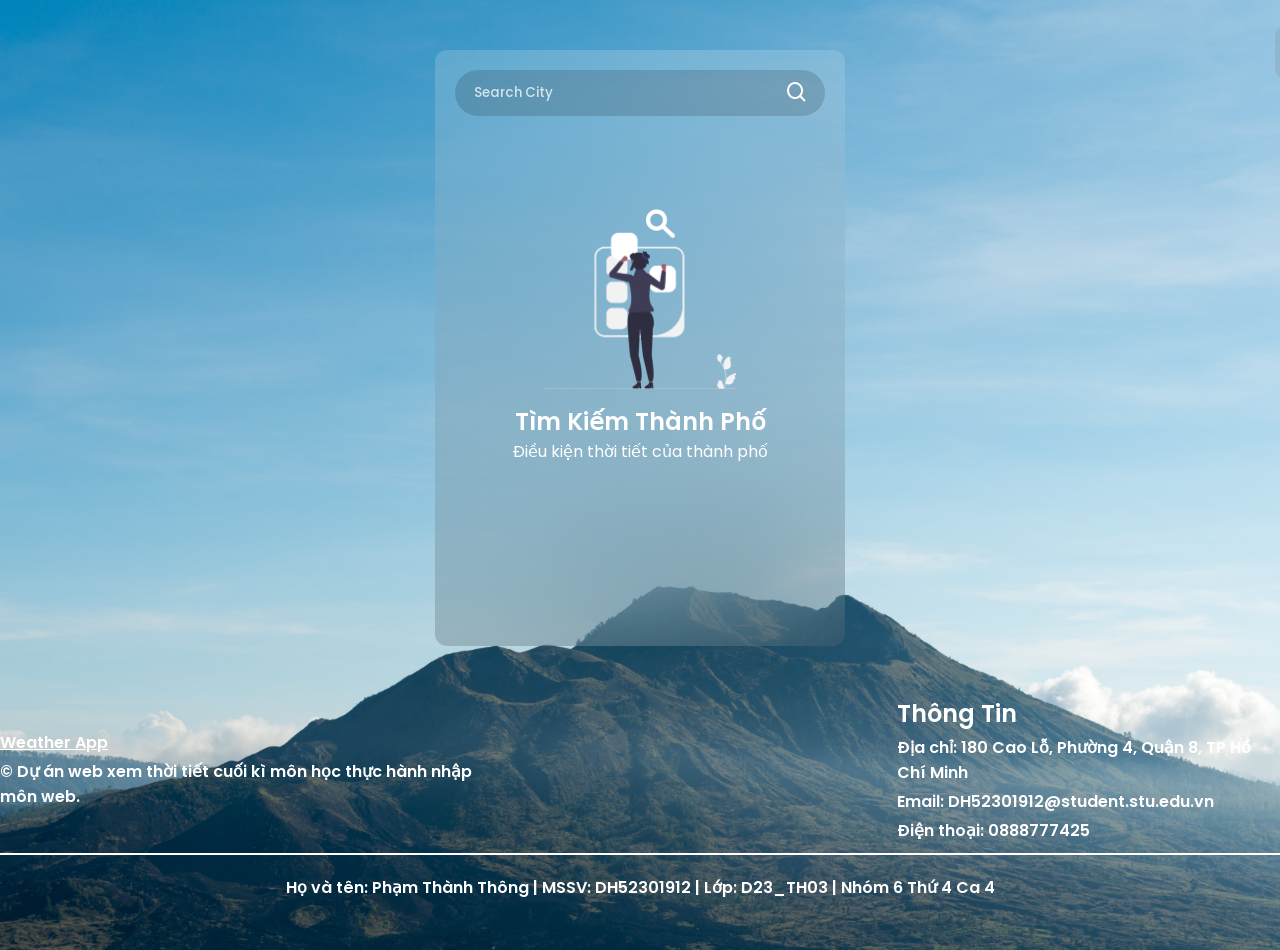
<file: index.html>
<!doctype html>
<html lang="en">
  <head>
    <meta charset="UTF-8" />
    <meta name="viewport" content="width=device-width, initial-scale=1.0" />
    <link rel="stylesheet" href="./style.css" />
    <script src="./script.js" defer></script>
    <!-- Import icons -->
    <link
      href="https://unpkg.com/boxicons@2.1.4/css/boxicons.min.css"
      rel="stylesheet"
    />
    <title>Weather App</title>
  </head>
  <body>
    <main class="main-container">
      <header class="input-container">
        <input type="text" class="input-city" placeholder="Search City" />
        <button class="search-btn">
          <i class="bx bx-search"></i>
        </button>

        <!-- /* Menu button */ -->
        <button class="menu-btn" id="menuBtn" aria-label="Menu">
          <span></span>
          <span></span>
          <span></span>
        </button>

        <div class="dropdown-menu" id="dropdownMenu">
          <a href="#" class="dropdown-item" onclick="return false;">
            <i class="bx bx-phone"></i>
            <span>Liên Hệ</span>
          </a>
          <a
            href="mailto:phamthong0819@email.com"
            class="dropdown-item"
            onclick="return true;"
          >
            <i class="bx bx-info-circle"></i>
            <span>About</span>
          </a>
          <a
            href="labthuchanh.html"
            class="dropdown-item"
            onclick="return true;"
          >
            <i class="bx bx-flask"></i>
            <span>LAB THUC HANH</span>
          </a>
        </div>
        <!-- /* Menu button */ -->
      </header>

      <section class="weather-info" style="display: none">
        <div class="location-date-container">
          <div class="location">
            <i class="bx bx-map"></i>
            <h4 class="country-txt">Ha Noi</h4>
          </div>
          <h5 class="current-date-txt regular">Fri, 08 Aug</h5>
        </div>

        <div class="weather-summary-container">
          <img
            src="./assets/weather/clouds.svg"
            alt="clouds"
            class="weather-summary-img"
          />
          <div class="weather-summary-info">
            <h1 class="temp-txt">28 °C</h1>
            <h3 class="condition-txt regular">Nhiều Mây</h3>
          </div>
        </div>

        <div class="weather-conditions-container">
          <div class="condition-item">
            <i class="bx bx-droplet"></i>
            <div class="condition-info">
              <h5 class="regular">Độ ẩm</h5>
              <h5 class="humidity-value-txt">55%</h5>
            </div>
          </div>

          <div class="condition-item">
            <i class="bx bx-wind"></i>
            <div class="condition-info">
              <h5 class="regular">Tốc độ gió</h5>
              <h5 class="wind-value-txt">2 M/s</h5>
            </div>
          </div>
        </div>

        <div class="forecast-items-container">
          <div class="forecast-item">
            <h5 class="forecast-item-date regular">19 Aug</h5>
            <img
              src="./assets/weather/thunderstorm.svg"
              class="forecast-item-img"
            />
            <h5 class="forecast-item-temp">28 °C</h5>
          </div>
          <div class="forecast-item">
            <h5 class="forecast-item-date regular">19 Aug</h5>
            <img
              src="./assets/weather/thunderstorm.svg"
              class="forecast-item-img"
            />
            <h5 class="forecast-item-temp">28 °C</h5>
          </div>
          <div class="forecast-item">
            <h5 class="forecast-item-date regular">19 Aug</h5>
            <img
              src="./assets/weather/thunderstorm.svg"
              class="forecast-item-img"
            />
            <h5 class="forecast-item-temp">28 °C</h5>
          </div>
          <div class="forecast-item">
            <h5 class="forecast-item-date regular">19 Aug</h5>
            <img
              src="./assets/weather/thunderstorm.svg"
              class="forecast-item-img"
            />
            <h5 class="forecast-item-temp">28 °C</h5>
          </div>
        </div>
      </section>

      <section class="search-city section-message">
        <img src="./assets/message/search-city.png" class="message-img" />
        <div>
          <h1>Tìm Kiếm Thành Phố</h1>
          <h4 class="regular">Điều kiện thời tiết của thành phố</h4>
        </div>
      </section>

      <section class="not-found-city section-message" style="display: none">
        <img src="./assets/message/not-found.png" />
        <div>
          <h1>Search City</h1>
          <h4 class="regular">Điều kiện thời tiết của thành phố</h4>
        </div>
      </section>
    </main>
    <footer>
      <div class="footer-wrap">
        <div class="footer-mb footer-left">
          <a href="#">Weather App</a>
          <p>
            &copy; Dự án web xem thời tiết cuối kì môn học thực hành nhập môn
            web.
          </p>
        </div>
        <div class="footer-mb footer-right">
          <h2>Thông Tin</h2>
          <p>Địa chỉ: 180 Cao Lỗ, Phường 4, Quận 8, TP Hồ Chí Minh</p>
          <p>Email: DH52301912@student.stu.edu.vn</p>
          <p>Điện thoại: 0888777425</p>
        </div>
      </div>
      <div class="footer-line"></div>
      <div class="footer-info">
        <p>
          Họ và tên: Phạm Thành Thông | MSSV: DH52301912 | Lớp: D23_TH03 | Nhóm
          6 Thứ 4 Ca 4
        </p>
      </div>
    </footer>
  </body>
</html>
</file>
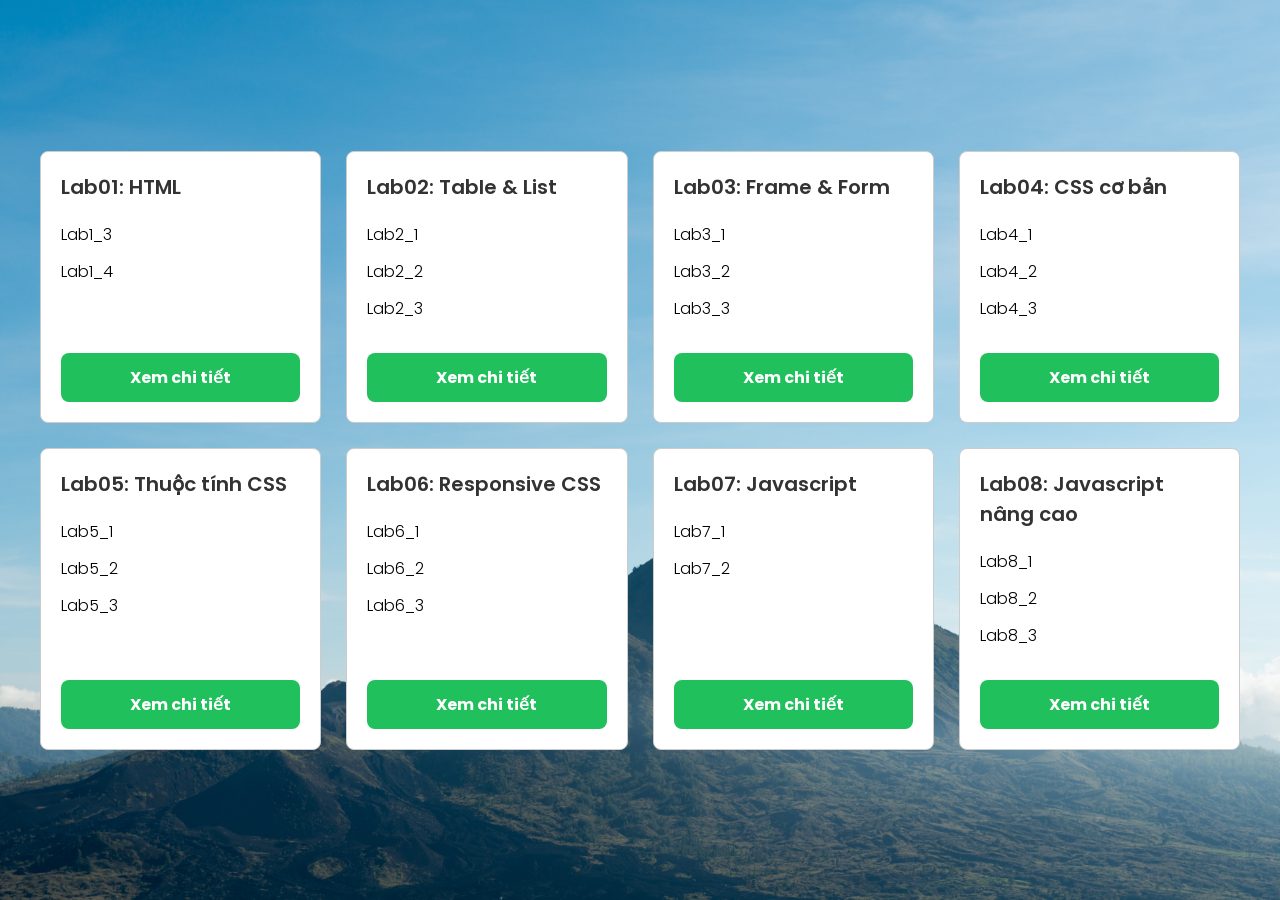
<file: labthuchanh.html>
<!doctype html>
<html lang="en">
  <head>
    <meta charset="UTF-8" />
    <meta name="viewport" content="width=device-width, initial-scale=1.0" />
    <link rel="stylesheet" href="./style.css" />
    <title>LAB THUC HANH</title>
  </head>
  <body>
    <div class="container">
      <!-- Card 1 -->
      <div class="card">
        <h2>Lab01: HTML</h2>

        <div class="lab-list">
          <a href="http://thong198.somee.com/Lab01/Vi_du/lab1_bai3.html"
            >Lab1_3</a
          >
          <a href="http://thong198.somee.com/Lab01/Vi_du/lab1_bai4.html"
            >Lab1_4</a
          >
        </div>

        <a href="#" class="btn">Xem chi tiết</a>
      </div>

      <!-- Card 2 -->
      <div class="card">
        <h2>Lab02: Table & List</h2>

        <div class="lab-list">
          <a href="http://thong198.somee.com/Lab02/lab02_bai2.html">Lab2_1</a>
          <a href="http://thong198.somee.com/Lab02/lab02_bai2.html">Lab2_2</a>
          <a href="http://thong198.somee.com/Lab02/Vi_du_Lab01/lab02_bai3.html"
            >Lab2_3</a
          >
        </div>

        <a href="#" class="btn">Xem chi tiết</a>
      </div>

      <!-- Card 3 -->
      <div class="card">
        <h2>Lab03: Frame & Form</h2>

        <div class="lab-list">
          <a
            href="http://thong198.somee.com/Lab03/Lab03/Vi_du_Lab01/lab03_bai1.html"
            >Lab3_1</a
          >
          <a
            href="http://thong198.somee.com/Lab03/Lab03/Vi_du_Lab01/lab03_bai2.html"
            >Lab3_2</a
          >
          <a
            href="http://thong198.somee.com/Lab03/Lab03/Vi_du_Lab01/lab03_bai3.html"
            >Lab3_3</a
          >
        </div>

        <a href="#" class="btn">Xem chi tiết</a>
      </div>

      <!-- Card 4 -->
      <div class="card">
        <h2>Lab04: CSS cơ bản</h2>

        <div class="lab-list">
          <a href="http://thong198.somee.com/Lab04/Vi_du/lab04_bai1.html"
            >Lab4_1</a
          >
          <a href="http://thong198.somee.com/Lab04/Vi_du/lab04_bai1.html"
            >Lab4_2</a
          >
          <a href="http://thong198.somee.com/Lab04/Vi_du/lab04_bai1.html"
            >Lab4_3</a
          >
        </div>

        <a href="#" class="btn">Xem chi tiết</a>
      </div>

      <!-- Card 5 -->
      <div class="card">
        <h2>Lab05: Thuộc tính CSS</h2>

        <div class="lab-list">
          <a href="http://thong198.somee.com/Lab05/Lab05/lab05_bai1.html"
            >Lab5_1</a
          >
          <a href="http://thong198.somee.com/Lab05/Lab05/Bai_2/lab05_bai2.html"
            >Lab5_2</a
          >
          <a href="http://thong198.somee.com/Lab05/Lab05/Bai_2/lab05_bai3.html"
            >Lab5_3</a
          >
        </div>

        <a href="#" class="btn">Xem chi tiết</a>
      </div>

      <!-- Card 6 -->
      <div class="card">
        <h2>Lab06: Responsive CSS</h2>

        <div class="lab-list">
          <a href="http://thong198.somee.com/Lab06/lab6_bai1.html#">Lab6_1</a>
          <a
            href="http://thong198.somee.com/Lab06/Bai_2_Minh_hoa_layout/lab6_bai2.html"
            >Lab6_2</a
          >
          <a
            href="http://thong198.somee.com/Lab06/Bai_2_Minh_hoa_layout/lab6_bai3.html"
            >Lab6_3</a
          >
        </div>

        <a href="#" class="btn">Xem chi tiết</a>
      </div>

      <!-- Card 7 -->
      <div class="card">
        <h2>Lab07: Javascript</h2>

        <div class="lab-list">
          <a href="http://thong198.somee.com/Lab07/Vi_du/lab07_bai1.html"
            >Lab7_1</a
          >
          <a href="http://thong198.somee.com/Lab07/demo_bai_2/lab07_bai2.html"
            >Lab7_2</a
          >
        </div>

        <a href="#" class="btn">Xem chi tiết</a>
      </div>

      <!-- Card 8 -->
      <div class="card">
        <h2>Lab08: Javascript nâng cao</h2>

        <div class="lab-list">
          <a href="http://thong198.somee.com/Lab08/lab08_slider.html">Lab8_1</a>
          <a href="http://thong198.somee.com/Lab08/lab08_slider_auto.html"
            >Lab8_2</a
          >
          <a href="http://thong198.somee.com/Lab08/lab08_json.html">Lab8_3</a>
        </div>

        <a href="#" class="btn">Xem chi tiết</a>
      </div>
    </div>
  </body>
</html>
</file>
<file: style.css>
@import url("https://fonts.googleapis.com/css2?family=Inter:wght@100..900&family=Poppins:ital,wght@0,100;0,200;0,300;0,400;0,500;0,600;0,700;0,800;0,900;1,100;1,200;1,300;1,400;1,500;1,600;1,700;1,800;1,900&family=Roboto:ital,wght@0,100;0,300;0,400;0,500;0,700;0,900;1,100;1,300;1,400;1,500;1,700;1,900&display=swap");
* {
  padding: 0;
  margin: 0;
  box-sizing: border-box;
  font-family: "Poppins", sans-serif;
  color: white;
  font-weight: 600;
}
body {
  background: url("assets/bg.jpg");
  width: 100%;
  min-height: 100vh;
  background-position: center;
  background-size: cover;
  display: flex;
  justify-content: center;
  align-items: center;
  flex-direction: column;
}

:root,
[data-bs-theme="light"] {
  --bs-blue: #0d6efd;
  --bs-indigo: #6610f2;
  --bs-purple: #6f42c1;
  --bs-pink: #d63384;
  --bs-red: #dc3545;
  --bs-orange: #fd7e14;
  --bs-yellow: #ffc107;
  --bs-green: #198754;
  --bs-teal: #20c997;
  --bs-cyan: #0dcaf0;
  --bs-black: #000;
  --bs-white: #fff;
  --bs-gray: #6c757d;
  --bs-gray-dark: #343a40;
  --bs-gray-100: #f8f9fa;
  --bs-gray-200: #e9ecef;
  --bs-gray-300: #dee2e6;
  --bs-gray-400: #ced4da;
  --bs-gray-500: #adb5bd;
  --bs-gray-600: #6c757d;
  --bs-gray-700: #495057;
  --bs-gray-800: #343a40;
  --bs-gray-900: #212529;
  --bs-primary: #0d6efd;
  --bs-secondary: #6c757d;
  --bs-success: #198754;
  --bs-info: #0dcaf0;
  --bs-warning: #ffc107;
  --bs-danger: #dc3545;
  --bs-light: #f8f9fa;
  --bs-dark: #212529;
  --bs-primary-rgb: 13, 110, 253;
  --bs-secondary-rgb: 108, 117, 125;
  --bs-success-rgb: 25, 135, 84;
  --bs-info-rgb: 13, 202, 240;
  --bs-warning-rgb: 255, 193, 7;
  --bs-danger-rgb: 220, 53, 69;
  --bs-light-rgb: 248, 249, 250;
  --bs-dark-rgb: 33, 37, 41;
  --bs-primary-text-emphasis: #052c65;
  --bs-secondary-text-emphasis: #2b2f32;
  --bs-success-text-emphasis: #0a3622;
  --bs-info-text-emphasis: #055160;
  --bs-warning-text-emphasis: #664d03;
  --bs-danger-text-emphasis: #58151c;
  --bs-light-text-emphasis: #495057;
  --bs-dark-text-emphasis: #495057;
  --bs-primary-bg-subtle: #cfe2ff;
  --bs-secondary-bg-subtle: #e2e3e5;
  --bs-success-bg-subtle: #d1e7dd;
  --bs-info-bg-subtle: #cff4fc;
  --bs-warning-bg-subtle: #fff3cd;
  --bs-danger-bg-subtle: #f8d7da;
  --bs-light-bg-subtle: #fcfcfd;
  --bs-dark-bg-subtle: #ced4da;
  --bs-primary-border-subtle: #9ec5fe;
  --bs-secondary-border-subtle: #c4c8cb;
  --bs-success-border-subtle: #a3cfbb;
  --bs-info-border-subtle: #9eeaf9;
  --bs-warning-border-subtle: #ffe69c;
  --bs-danger-border-subtle: #f1aeb5;
  --bs-light-border-subtle: #e9ecef;
  --bs-dark-border-subtle: #adb5bd;
  --bs-white-rgb: 255, 255, 255;
  --bs-black-rgb: 0, 0, 0;
  --bs-font-sans-serif:
    system-ui, -apple-system, "Segoe UI", Roboto, "Helvetica Neue", "Noto Sans",
    "Liberation Sans", Arial, sans-serif, "Apple Color Emoji", "Segoe UI Emoji",
    "Segoe UI Symbol", "Noto Color Emoji";
  --bs-font-monospace:
    SFMono-Regular, Menlo, Monaco, Consolas, "Liberation Mono", "Courier New",
    monospace;
  --bs-gradient: linear-gradient(
    180deg,
    rgba(255, 255, 255, 0.15),
    rgba(255, 255, 255, 0)
  );
  --bs-body-font-family: var(--bs-font-sans-serif);
  --bs-body-font-size: 1rem;
  --bs-body-font-weight: 400;
  --bs-body-line-height: 1.5;
  --bs-body-color: #212529;
  --bs-body-color-rgb: 33, 37, 41;
  --bs-body-bg: #fff;
  --bs-body-bg-rgb: 255, 255, 255;
  --bs-emphasis-color: #000;
  --bs-emphasis-color-rgb: 0, 0, 0;
  --bs-secondary-color: rgba(33, 37, 41, 0.75);
  --bs-secondary-color-rgb: 33, 37, 41;
  --bs-secondary-bg: #e9ecef;
  --bs-secondary-bg-rgb: 233, 236, 239;
  --bs-tertiary-color: rgba(33, 37, 41, 0.5);
  --bs-tertiary-color-rgb: 33, 37, 41;
  --bs-tertiary-bg: #f8f9fa;
  --bs-tertiary-bg-rgb: 248, 249, 250;
  --bs-heading-color: inherit;
  --bs-link-color: #0d6efd;
  --bs-link-color-rgb: 13, 110, 253;
  --bs-link-decoration: underline;
  --bs-link-hover-color: #0a58ca;
  --bs-link-hover-color-rgb: 10, 88, 202;
  --bs-code-color: #d63384;
  --bs-highlight-color: #212529;
  --bs-highlight-bg: #fff3cd;
  --bs-border-width: 1px;
  --bs-border-style: solid;
  --bs-border-color: #dee2e6;
  --bs-border-color-translucent: rgba(0, 0, 0, 0.175);
  --bs-border-radius: 0.375rem;
  --bs-border-radius-sm: 0.25rem;
  --bs-border-radius-lg: 0.5rem;
  --bs-border-radius-xl: 1rem;
  --bs-border-radius-xxl: 2rem;
  --bs-border-radius-2xl: var(--bs-border-radius-xxl);
  --bs-border-radius-pill: 50rem;
  --bs-box-shadow: 0 0.5rem 1rem rgba(0, 0, 0, 0.15);
  --bs-box-shadow-sm: 0 0.125rem 0.25rem rgba(0, 0, 0, 0.075);
  --bs-box-shadow-lg: 0 1rem 3rem rgba(0, 0, 0, 0.175);
  --bs-box-shadow-inset: inset 0 1px 2px rgba(0, 0, 0, 0.075);
  --bs-focus-ring-width: 0.25rem;
  --bs-focus-ring-opacity: 0.25;
  --bs-focus-ring-color: rgba(13, 110, 253, 0.25);
  --bs-form-valid-color: #198754;
  --bs-form-valid-border-color: #198754;
  --bs-form-invalid-color: #dc3545;
  --bs-form-invalid-border-color: #dc3545;
}
/* Variables */
.regular {
  font-weight: 400;
}

.main-container {
  width: 410px;
  height: 596px;
  z-index: 1;
  background: linear-gradient(
    to top,
    rgb(0, 0, 0, 0.15),
    rgb(255, 255, 255, 0.15)
  );
  border-radius: 12px;
  backdrop-filter: blur(100px);
  padding: 20px;
  margin: 50px 0 50px;
}
/* Input */
.input-container {
  position: relative;
  margin-bottom: 25px;
}
.input-city {
  width: 100%;
  padding: 10px 16px;
  border-radius: 99px;
  border: 3px solid transparent;
  background: rgb(0, 0, 0, 0.15);
  outline: none;
  font-weight: 500;
  transition: 0.25s border;
  padding-right: 45px;
}
.input-city:hover {
  border: 3px solid rgb(0, 0, 0, 0.15);
}
.input-city::placeholder {
  color: rgb(255, 255, 255, 0.75);
}
.search-btn {
  position: absolute;
  right: 16px;
  top: 50%;
  transform: translateY(-50%);
  background: none;
  display: flex;
  border: none;
  cursor: pointer;
}
.search-btn i {
  font-size: 24px;
}

/* Weather info */
.weather-info {
  display: flex;
  flex-direction: column;
  gap: 25px;
}

.location {
  display: flex;
  align-items: center;
  justify-content: center;
  gap: 6px;
}
.location i {
  font-size: 18px;
}
.location-date-container {
  display: flex;
  justify-content: space-between;
  align-items: center;
}
.weather-summary-container {
  display: flex;
  justify-content: space-between;
  align-items: center;
}
.weather-summary-img {
  width: 210px;
  height: 120px;
}
.weather-summary-info {
  text-align: end;
}

.weather-conditions-container {
  display: flex;
  justify-content: space-between;
}
.condition-item {
  display: flex;
  align-items: center;
  gap: 6px;
}
.condition-item i {
  font-size: 24px;
}

.forecast-items-container {
  display: flex;
  gap: 15px;
  overflow-x: scroll;
  padding-bottom: 12px;
}
.forecast-items-container::-webkit-scrollbar {
  height: 8px;
}
.forecast-items-container::-webkit-scrollbar-track {
  background: rgb(0, 0, 0, 0.1);
  border-radius: 99px;
}
.forecast-items-container::-webkit-scrollbar-thumb {
  background: rgb(0, 0, 0, 0.15);
  border-radius: 99px;
}

.forecast-item {
  min-width: 70px;
  background: rgb(255, 255, 255, 0.1);
  display: flex;
  flex-direction: column;
  gap: 6px;
  padding: 10px;
  align-items: center;
  border-radius: 12px;
  transition: 0.3s background;
}
.forecast-item:hover {
  background: rgb(255, 255, 255, 0.15);
}
.forecast-item-img {
  width: 35px;
  height: 35px;
}

/* Message */
.section-message img {
  height: 180px;
  width: fit-content;
}
.section-message {
  display: flex;
  align-items: center;
  text-align: center;
  flex-direction: column;
  gap: 15px;
  margin-top: 25%;
}
/* Menu button */
.menu-btn {
  position: absolute;
  right: -500px;
  top: -40%;
  transform: translateY(-50%);
  background: rgba(114, 105, 105, 0.15);
  border: none;
  cursor: pointer;
  width: 50px;
  height: 50px;
  border-radius: 8px;
  display: flex;
  flex-direction: column;
  justify-content: center;
  align-items: center;
  gap: 4px;
  padding: 5px;
  backdrop-filter: blur(10px);
  transition: background 0.25s;
}

.menu-btn:hover {
  background: rgb(255, 255, 255, 0.25);
}

.menu-btn span {
  display: block;
  width: 16px;
  height: 2px;
  background: white;
  border-radius: 99px;
  transition:
    transform 0.3s ease,
    opacity 0.3s ease;
}

.menu-btn.active span:nth-child(1) {
  transform: translateY(6px) rotate(45deg);
}
.menu-btn.active span:nth-child(2) {
  opacity: 0;
  transform: scaleX(0);
}
.menu-btn.active span:nth-child(3) {
  transform: translateY(-6px) rotate(-45deg);
}

/* Dropdown */
.dropdown-menu {
  position: absolute;
  top: calc(100% + 4px);
  right: -500px;
  width: 160px;
  background: rgba(20, 20, 40, 0.75);
  backdrop-filter: blur(20px);
  border-radius: 12px;
  border: 1px solid rgba(255, 255, 255, 0.12);
  padding: 6px;
  display: flex;
  flex-direction: column;
  gap: 2px;
  z-index: 100;

  /* Ẩn mặc định */
  opacity: 0;
  transform: translateY(-8px) scale(0.96);
  pointer-events: none;
  transition:
    opacity 0.25s ease,
    transform 0.25s ease;
  transform-origin: top right;
}

.dropdown-menu.open {
  opacity: 1;
  transform: translateY(0) scale(1);
  pointer-events: all;
}

.dropdown-item {
  display: flex;
  align-items: center;
  gap: 10px;
  padding: 9px 12px;
  border-radius: 8px;
  text-decoration: none;
  transition: background 0.2s;
  color: white;
}

.dropdown-item:hover {
  background: rgba(255, 255, 255, 0.12);
}

.dropdown-item i {
  font-size: 18px;
  color: rgba(255, 255, 255, 0.8);
}

.dropdown-item span {
  font-size: 13px;
  font-weight: 500;
  color: rgba(255, 255, 255, 0.9);
}
/* Menu button */

/* Lab thuc hanh */
.container {
  width: 1200px; /* Thu nhỏ chiều ngang */
  margin: auto; /* Căn giữa */

  display: grid;
  grid-template-columns: repeat(4, 1fr);
  gap: 25px;
}

/* CARD */
.card {
  background-color: white;
  border: 1px solid #ccc;
  border-radius: 8px;
  padding: 20px;
  min-height: 220px;

  display: flex;
  flex-direction: column;
}

/* TIÊU ĐỀ */
.card h2 {
  margin-bottom: 20px;
  font-size: 20px;
  color: #333;
}

/* DANH SÁCH LAB */
.lab-list {
  margin-bottom: 20px;
}

.lab-list a {
  display: block;
  text-decoration: none;
  color: black;
  margin-bottom: 12px;
  font-size: 16px;
  font-weight: 300;
}

.lab-list a:hover {
  color: #20c05c;
}

/* BUTTON */
.btn {
  display: block;
  width: 100%;
  text-align: center;
  background-color: #20c05c;
  color: white;
  padding: 12px;
  border-radius: 8px;
  text-decoration: none;
  font-size: 16px;
  font-weight: bold;
  margin-top: auto;
}

.btn:hover {
  background-color: #0f7135;
}

/* Responsive */
@media (max-width: 1250px) {
  .container {
    width: 95%;
    grid-template-columns: repeat(2, 1fr);
  }
}

@media (max-width: 700px) {
  .container {
    grid-template-columns: 1fr;
  }
}
/* footer */
footer {
  margin-bottom: 50px;
}
.footer-wrap {
  display: flex;
  align-items: center;
  gap: 400px;
}
.footer-left {
  display: flex;
  align-items: flex-start;
  gap: 4px;
  flex-direction: column;
}
.footer-right {
  display: flex;
  align-items: flex-start;
  flex-direction: column;
  gap: 4px;
}
.footer-mb {
  margin-bottom: 10px;
}
.footer-line {
  width: 100%;
  height: 1px;
  border: solid 1px #fff;
  display: flex;
  margin: 0 auto;
}
.footer-info p {
  margin-top: 20px;
  text-align: center;
}
</file>
